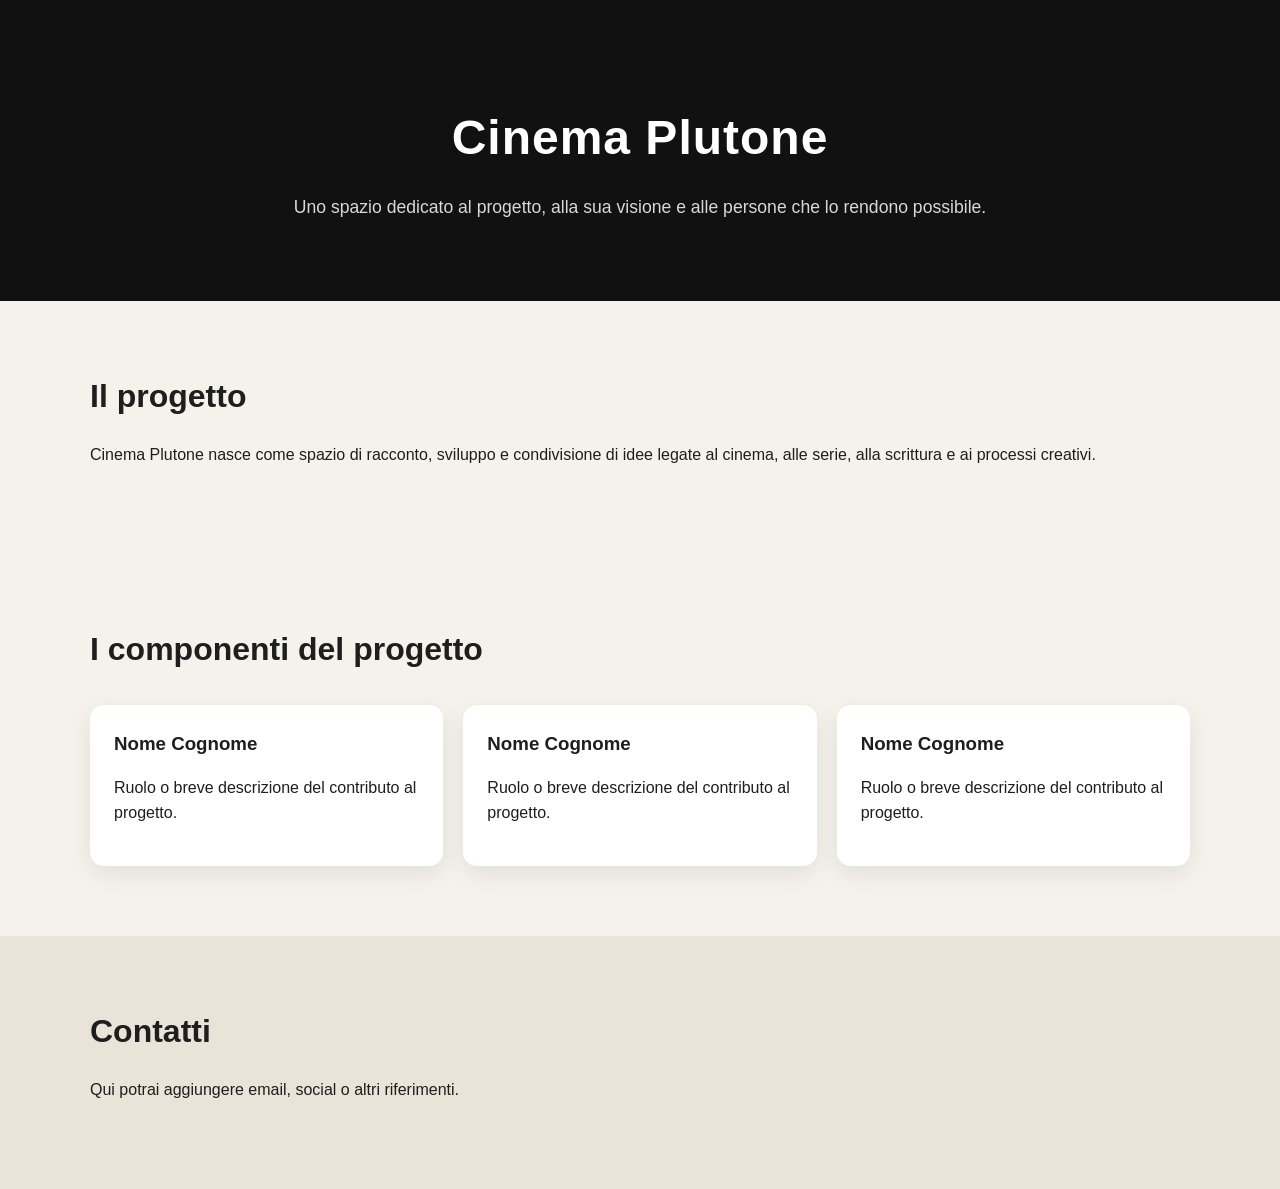
<file: index_old.html>
<!DOCTYPE html>
<html lang="it">
<head>
  <meta charset="UTF-8" />
  <meta name="viewport" content="width=device-width, initial-scale=1.0" />
  <title>Cinema Plutone</title>
  <meta name="description" content="Cinema Plutone: progetto dedicato a cinema, scrittura e sviluppo creativo." />
  <link rel="stylesheet" href="style.css" />
</head>
<body>

  <header class="hero">
    <div class="container">
      <h1>Cinema Plutone</h1>
      <p class="subtitle">
        Uno spazio dedicato al progetto, alla sua visione e alle persone che lo rendono possibile.
      </p>
    </div>
  </header>

  <main>
    <section class="block intro">
      <div class="container">
        <h2>Il progetto</h2>
        <p>
          Cinema Plutone nasce come spazio di racconto, sviluppo e condivisione di idee legate al cinema,
          alle serie, alla scrittura e ai processi creativi.
        </p>
      </div>
    </section>

    <section class="block team">
      <div class="container">
        <h2>I componenti del progetto</h2>

        <div class="cards">
          <article class="card">
            <h3>Nome Cognome</h3>
            <p>Ruolo o breve descrizione del contributo al progetto.</p>
          </article>

          <article class="card">
            <h3>Nome Cognome</h3>
            <p>Ruolo o breve descrizione del contributo al progetto.</p>
          </article>

          <article class="card">
            <h3>Nome Cognome</h3>
            <p>Ruolo o breve descrizione del contributo al progetto.</p>
          </article>
        </div>
      </div>
    </section>

    <section class="block contact">
      <div class="container">
        <h2>Contatti</h2>
        <p>Qui potrai aggiungere email, social o altri riferimenti.</p>
      </div>
    </section>
  </main>

</body>
</html>
</file>
<file: style.css>
* {
  box-sizing: border-box;
}

body {
  margin: 0;
  font-family: Arial, Helvetica, sans-serif;
  color: #1e1e1e;
  background: #f5f2eb;
  line-height: 1.6;
}

.container {
  width: min(1100px, 90%);
  margin: 0 auto;
}

.hero {
  background: #111;
  color: #fff;
  padding: 100px 0 80px;
  text-align: center;
}

.hero h1 {
  margin: 0 0 16px;
  font-size: 3rem;
  letter-spacing: 1px;
}

.subtitle {
  max-width: 700px;
  margin: 0 auto;
  font-size: 1.1rem;
  color: #d8d8d8;
}

.block {
  padding: 70px 0;
}

.block h2 {
  margin-top: 0;
  margin-bottom: 20px;
  font-size: 2rem;
}

.cards {
  display: grid;
  grid-template-columns: repeat(auto-fit, minmax(240px, 1fr));
  gap: 20px;
  margin-top: 30px;
}

.card {
  background: #fff;
  border-radius: 14px;
  padding: 24px;
  box-shadow: 0 8px 24px rgba(0,0,0,0.08);
}

.card h3 {
  margin-top: 0;
  margin-bottom: 10px;
}

.contact {
  background: #eae4d8;
}
</file>
